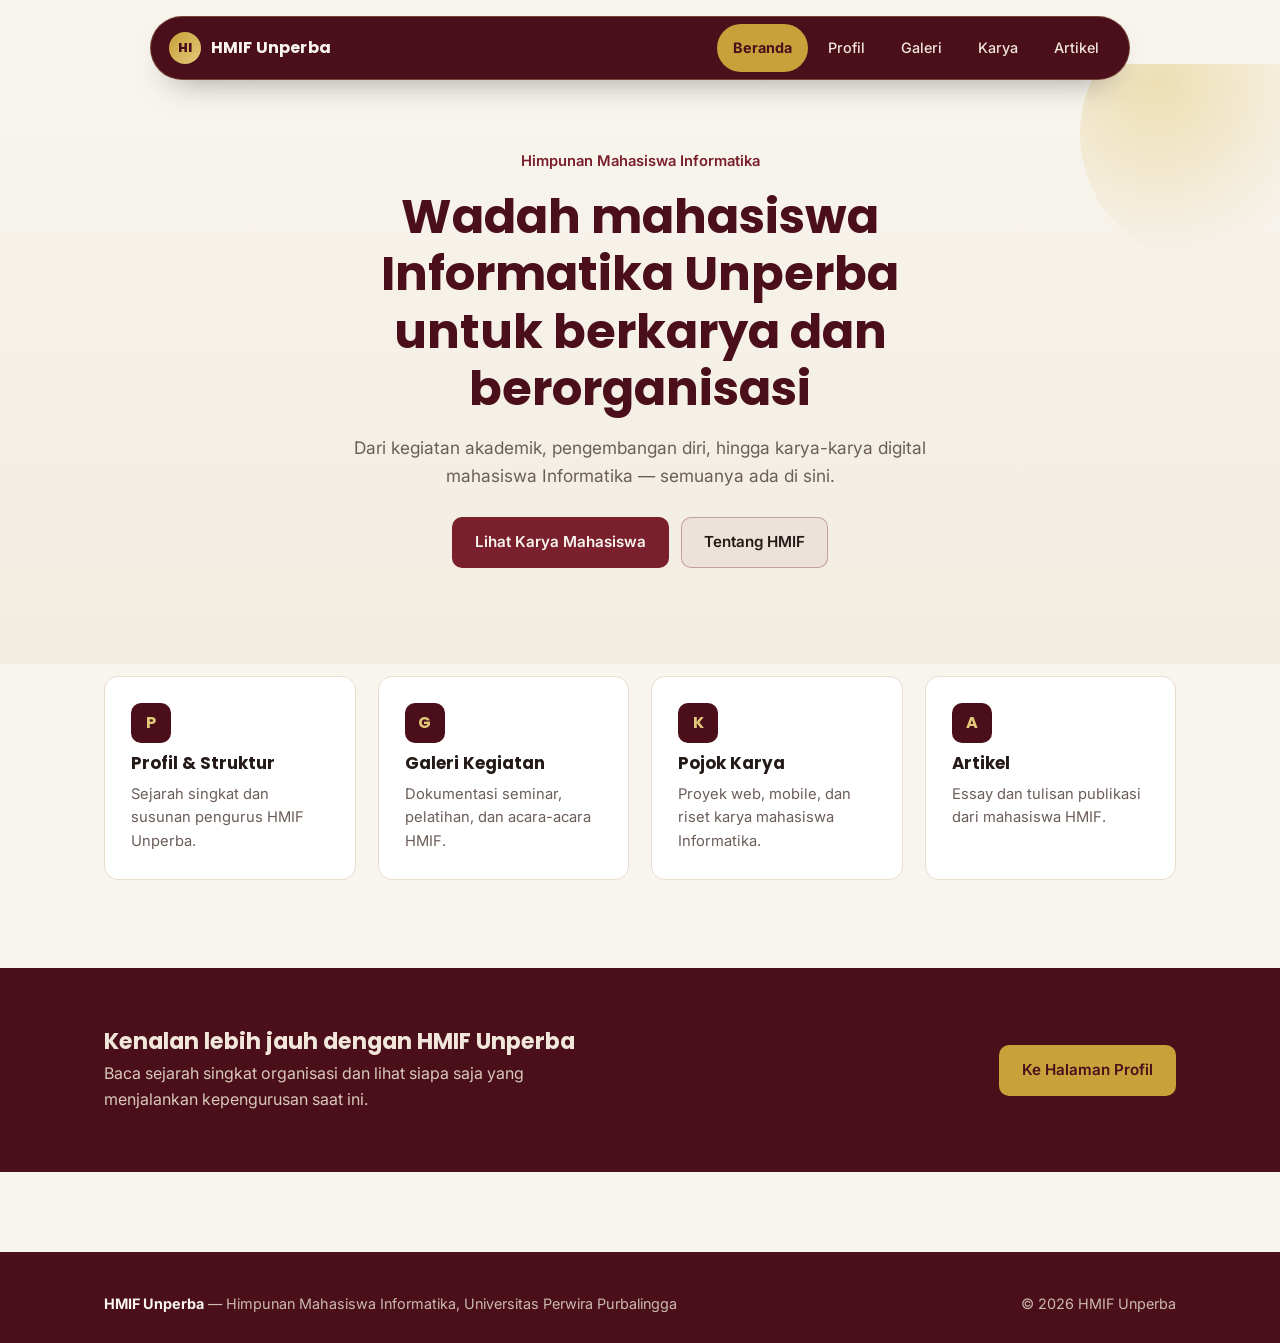
<file: public/index.html>
<!doctype html>
<html lang="id">
  <head>
    <meta charset="UTF-8" />
    <meta name="viewport" content="width=device-width, initial-scale=1.0" />
    <title>HMIF Unperba — Himpunan Mahasiswa Informatika</title>
    <meta
      name="description"
      content="Website resmi Himpunan Mahasiswa Informatika Universitas Perwira Purbalingga (HMIF Unperba)."
    />
    <link rel="preconnect" href="https://fonts.googleapis.com" />
    <link rel="preconnect" href="https://fonts.gstatic.com" crossorigin />
    <link
      rel="stylesheet"
      href="https://fonts.googleapis.com/css2?family=Poppins:wght@600;700;800&family=Inter:wght@400;500;600&display=swap"
    />
    <link rel="stylesheet" href="assets/css/global.css" />
    <link rel="stylesheet" href="assets/css/beranda.css" />
  </head>
  <body>
    <header class="site-header">
      <div class="container">
        <a href="index.html" class="brand">
          <span class="brand-mark">HI</span>
          HMIF Unperba
        </a>
        <button
          class="nav-toggle"
          aria-label="Buka menu navigasi"
          aria-expanded="false"
        >
          &#9776;
        </button>
        <ul class="nav-links" id="navLinks">
          <li><a href="index.html" aria-current="page">Beranda</a></li>
          <li><a href="profil.html">Profil</a></li>
          <li><a href="galeri.html">Galeri</a></li>
          <li><a href="karya.html">Karya</a></li>
          <li><a href="artikel.html">Artikel</a></li>
        </ul>
      </div>
    </header>

    <main>
      <section class="hero-main">
        <div class="hero-main__decor" aria-hidden="true"></div>
        <div class="container reveal">
          <span class="hero-main__kicker">Himpunan Mahasiswa Informatika</span>
          <h1>
            Wadah mahasiswa Informatika Unperba untuk berkarya dan berorganisasi
          </h1>
          <p>
            Dari kegiatan akademik, pengembangan diri, hingga karya-karya
            digital mahasiswa Informatika — semuanya ada di sini.
          </p>
          <div class="hero-main__actions">
            <a href="karya.html" class="btn btn-primary"
              >Lihat Karya Mahasiswa</a
            >
            <a href="profil.html" class="btn btn-ghost">Tentang HMIF</a>
          </div>
        </div>
      </section>

      <section class="quick-links">
        <div class="container quick-links__grid">
          <a class="quick-link-card reveal" href="profil.html">
            <span class="quick-link-card__mark">P</span>
            <h3>Profil & Struktur</h3>
            <p>Sejarah singkat dan susunan pengurus HMIF Unperba.</p>
          </a>
          <a class="quick-link-card reveal" href="galeri.html">
            <span class="quick-link-card__mark">G</span>
            <h3>Galeri Kegiatan</h3>
            <p>Dokumentasi seminar, pelatihan, dan acara-acara HMIF.</p>
          </a>
          <a class="quick-link-card reveal" href="karya.html">
            <span class="quick-link-card__mark">K</span>
            <h3>Pojok Karya</h3>
            <p>Proyek web, mobile, dan riset karya mahasiswa Informatika.</p>
          </a>
          <a class="quick-link-card reveal" href="artikel.html">
            <span class="quick-link-card__mark">A</span>
            <h3>Artikel</h3>
            <p>Essay dan tulisan publikasi dari mahasiswa HMIF.</p>
          </a>
        </div>
      </section>

      <section class="profile-teaser">
        <div class="container reveal">
          <div>
            <h2>Kenalan lebih jauh dengan HMIF Unperba</h2>
            <p>
              Baca sejarah singkat organisasi dan lihat siapa saja yang
              menjalankan kepengurusan saat ini.
            </p>
          </div>
          <a href="profil.html" class="btn btn-accent">Ke Halaman Profil</a>
        </div>
      </section>
    </main>

    <footer class="site-footer">
      <div class="container">
        <span
          ><strong>HMIF Unperba</strong> — Himpunan Mahasiswa Informatika,
          Universitas Perwira Purbalingga</span
        >
        <span>&copy; <span id="year"></span> HMIF Unperba</span>
      </div>
    </footer>

    <nav class="bottom-nav" aria-label="Navigasi utama">
      <a href="index.html" aria-current="page">
        <span class="bottom-nav__icon"
          ><svg
            viewBox="0 0 24 24"
            fill="none"
            stroke="currentColor"
            stroke-width="2"
            stroke-linecap="round"
            stroke-linejoin="round"
          >
            <path d="M3 12l9-9 9 9M5 10v10h14V10" /></svg
        ></span>
        <span>Beranda</span>
      </a>
      <a href="profil.html">
        <span class="bottom-nav__icon"
          ><svg
            viewBox="0 0 24 24"
            fill="none"
            stroke="currentColor"
            stroke-width="2"
            stroke-linecap="round"
            stroke-linejoin="round"
          >
            <circle cx="12" cy="8" r="4" />
            <path d="M4 20c0-4 4-6 8-6s8 2 8 6" /></svg
        ></span>
        <span>Profil</span>
      </a>
      <a href="galeri.html">
        <span class="bottom-nav__icon"
          ><svg
            viewBox="0 0 24 24"
            fill="none"
            stroke="currentColor"
            stroke-width="2"
            stroke-linecap="round"
            stroke-linejoin="round"
          >
            <rect x="3" y="3" width="18" height="18" rx="2" />
            <circle cx="8.5" cy="8.5" r="1.5" />
            <path d="M21 15l-5-5-4 4-3-3-6 6" /></svg
        ></span>
        <span>Galeri</span>
      </a>
      <a href="karya.html">
        <span class="bottom-nav__icon"
          ><svg
            viewBox="0 0 24 24"
            fill="none"
            stroke="currentColor"
            stroke-width="2"
            stroke-linecap="round"
            stroke-linejoin="round"
          >
            <polyline points="8 6 3 12 8 18" />
            <polyline points="16 6 21 12 16 18" /></svg
        ></span>
        <span>Karya</span>
      </a>
      <a href="artikel.html">
        <span class="bottom-nav__icon"
          ><svg
            viewBox="0 0 24 24"
            fill="none"
            stroke="currentColor"
            stroke-width="2"
            stroke-linecap="round"
            stroke-linejoin="round"
          >
            <path d="M6 2h10l5 5v15H6z" />
            <path d="M16 2v6h5" />
            <path d="M9 13h7M9 17h7" /></svg
        ></span>
        <span>Artikel</span>
      </a>
    </nav>
    <script src="assets/js/main.js" defer></script>
  </body>
</html>
</file>
<file: public/assets/css/global.css>
/* =====================================================================
   GLOBAL.CSS — Tema & komponen dasar Website Publik HMIF Unperba
   Vanilla CSS3 murni (Flexbox + Grid), tanpa framework.
   ===================================================================== */

/* Font Google (Poppins, Inter) dimuat lewat <link> di <head> tiap
   halaman HTML, bukan @import di sini — @import itu render-blocking
   dan nambah satu round-trip jaringan sebelum browser tahu perlu
   ambil fontnya, jadi kerasa lebih lambat. */

:root {
  /* --- Palet warna brand HMIF Unperba --- */
  --maroon-900: #4a0f1a; /* header, nav bg */
  --maroon-700: #7a1f2c; /* tombol utama / CTA */
  --maroon-600: #8f2635; /* hover tombol maroon */
  --gold-500: #c8a13a; /* aksen utama: hover, tab aktif, ikon */
  --gold-300: #e2c878; /* aksen terang */
  --offwhite: #f8f5ef; /* background utama */
  --paper: #ffffff; /* kartu / permukaan */
  --ink: #241b18; /* teks utama, hitam kemerahan hangat */
  --ink-soft: #6b5d58; /* teks sekunder */
  --line: #e7ddd0; /* border tipis */

  --font-display: "Poppins", sans-serif;
  --font-body: "Inter", sans-serif;

  --radius: 14px;
  --shadow-card: 0 10px 24px -14px rgba(74, 15, 26, 0.35);
  --transition-base: 280ms cubic-bezier(0.4, 0, 0.2, 1);
}

* {
  box-sizing: border-box;
}

html {
  scroll-behavior: smooth;
}

body {
  margin: 0;
  font-family: var(--font-body);
  color: var(--ink);
  background: var(--offwhite);
  line-height: 1.6;
}

h1,
h2,
h3,
h4 {
  font-family: var(--font-display);
  line-height: 1.2;
  margin: 0 0 0.5em;
}

p {
  margin: 0 0 1em;
}

a {
  color: inherit;
  text-decoration: none;
}

img {
  max-width: 100%;
  display: block;
}

.container {
  width: 100%;
  max-width: 1120px;
  margin: 0 auto;
  padding: 0 24px;
}

/* --- Fokus keyboard tetap terlihat (aksesibilitas) --- */
a:focus-visible,
button:focus-visible,
input:focus-visible,
textarea:focus-visible {
  outline: 3px solid var(--gold-500);
  outline-offset: 2px;
}

@media (prefers-reduced-motion: reduce) {
  * {
    animation-duration: 0.001ms !important;
    transition-duration: 0.001ms !important;
  }
}

/* =====================================================================
   HEADER / NAVBAR
   Dua wujud: kapsul tunggal di paling atas halaman, lalu "pecah" jadi
   2 kapsul kecil (logo di kiri, menu di kanan) begitu discroll —
   mengosongkan bagian tengah. Supaya konten yang lewat di celah kosong
   itu tidak pernah kelihatan "kepotong" kasar, ada lapisan gradasi
   lembut (bukan kotak solid) di baliknya yang menyamarkan apa pun yang
   lewat di sana.
   ===================================================================== */
.site-header {
  position: sticky;
  top: 16px;
  z-index: 50;
  display: flex;
  justify-content: center;
  pointer-events: none; /* area kosong di sekitar kapsul tidak menutup klik konten */
}

/* Gradasi lembut di balik nav — cuma aktif begitu discroll, menyamarkan
   apa pun yang lewat di celah kosong tanpa perlu kotak solid penuh. */
.site-header::before {
  content: "";
  position: fixed;
  top: 0;
  left: 0;
  right: 0;
  height: 140px;
  background: linear-gradient(
    to bottom,
    rgba(18, 8, 7, 0.5),
    rgba(18, 8, 7, 0)
  );
  opacity: 0;
  transition: opacity 320ms ease;
  pointer-events: none;
  z-index: -1;
}

.site-header.is-scrolled::before {
  opacity: 1;
}

.site-header .container {
  pointer-events: auto;
  display: flex;
  align-items: center;
  justify-content: space-between;
  gap: 20px;
  width: calc(100% - 32px);
  max-width: 980px;
  padding: 0 14px 0 18px;
  height: 64px;
  background: var(--maroon-900);
  border: 1px solid rgba(226, 200, 120, 0.3);
  border-radius: 999px;
  box-shadow: 0 16px 34px -20px rgba(0, 0, 0, 0.5);
  transition:
    background-color 320ms ease,
    border-color 320ms ease,
    box-shadow 320ms ease,
    height 320ms ease;
}

/* Begitu discroll: kapsul tunggal "pecah" jadi 2 kapsul kecil terpisah,
   dan batas lebar 980px dilepas supaya logo & menu nyebar sampai ke
   pinggir layar (bukan berhenti di tengah). */
.site-header.is-scrolled .container {
  max-width: none;
  height: 56px;
  background: transparent;
  border-color: transparent;
  box-shadow: none;
  padding: 0;
}

.brand,
.nav-links,
.nav-toggle {
  transition:
    background-color 320ms ease,
    border-color 320ms ease,
    box-shadow 320ms ease,
    padding 320ms ease;
}

.site-header.is-scrolled .brand,
.site-header.is-scrolled .nav-links,
.site-header.is-scrolled .nav-toggle {
  background: var(--maroon-900);
  border: 1px solid rgba(226, 200, 120, 0.3);
  border-radius: 999px;
  box-shadow: 0 10px 26px -18px rgba(0, 0, 0, 0.45);
}

.site-header.is-scrolled .brand {
  padding: 10px 18px;
}
.site-header.is-scrolled .nav-links {
  padding: 6px;
}
.site-header.is-scrolled .nav-toggle {
  padding: 8px 10px;
}

.brand {
  display: flex;
  align-items: center;
  gap: 10px;
  color: var(--offwhite);
  font-family: var(--font-display);
  font-weight: 700;
  font-size: 1rem;
  letter-spacing: 0.01em;
}

.brand-mark {
  width: 32px;
  height: 32px;
  border-radius: 50%;
  background: linear-gradient(135deg, var(--gold-500), var(--gold-300));
  display: grid;
  place-items: center;
  color: var(--maroon-900);
  font-weight: 800;
  font-size: 0.8rem;
}

.nav-links {
  display: flex;
  align-items: center;
  gap: 4px;
  list-style: none;
  margin: 0;
  padding: 0;
}

.nav-links a {
  display: inline-block;
  padding: 9px 16px;
  color: #f1e6da;
  font-size: 0.9rem;
  font-weight: 500;
  border-radius: 999px;
  transition:
    background-color 220ms ease,
    color 220ms ease,
    transform 220ms ease;
}

.nav-links a:hover {
  background: rgba(226, 200, 120, 0.18);
  transform: translateY(-1px);
}

.nav-links a[aria-current="page"] {
  background: var(--gold-500);
  color: var(--maroon-900);
  font-weight: 700;
}

.nav-toggle {
  display: none;
  background: none;
  border: none;
  color: var(--offwhite);
  font-size: 1.4rem;
  cursor: pointer;
  padding: 6px;
}

@media (max-width: 760px) {
  /* Menu hamburger & dropdown diganti nav bawah (.bottom-nav) — di
     mobile header cuma nampilin logo. */
  .nav-toggle,
  .nav-links {
    display: none !important;
  }

  /* Header jadi kapsul kecil mengambang berisi logo saja, SELALU
     begini apa pun status scroll-nya (tidak lagi ikut aturan
     is-scrolled/split yang cuma relevan buat layar lebar) — ini yang
     menghilangkan seluruh kelas bug sebelumnya. */
  .site-header .container,
  .site-header.is-scrolled .container {
    width: auto;
    max-width: none;
    height: auto;
    padding: 10px 20px;
    background: var(--maroon-900);
    border: 1px solid rgba(226, 200, 120, 0.3);
    border-radius: 999px;
    box-shadow: 0 12px 26px -16px rgba(0, 0, 0, 0.45);
  }

  .brand,
  .site-header.is-scrolled .brand {
    background: transparent;
    border: none;
    box-shadow: none;
    padding: 0;
  }

  .site-header::before {
    display: none;
  }

  /* Ruang di bawah biar konten terakhir (footer) tidak ketutup nav bawah */
  body {
    padding-bottom: 78px;
  }
}

/* =====================================================================
   BOTTOM NAV — navigasi utama di mobile, menggantikan hamburger.
   Selalu nempel di bawah layar, tidak bergantung status scroll sama
   sekali, jadi tidak mungkin "hilang" atau nabrak konten.
   ===================================================================== */
.bottom-nav {
  display: none;
}

@media (max-width: 760px) {
  .bottom-nav {
    display: flex;
    position: fixed;
    left: 0;
    right: 0;
    bottom: 0;
    z-index: 60;
    background: var(--maroon-900);
    border-top: 1px solid rgba(226, 200, 120, 0.22);
    box-shadow: 0 -10px 24px -16px rgba(0, 0, 0, 0.4);
    padding: 6px 4px calc(6px + env(safe-area-inset-bottom));
  }

  .bottom-nav a {
    flex: 1;
    display: flex;
    flex-direction: column;
    align-items: center;
    gap: 3px;
    padding: 6px 2px;
    color: #d9c8ba;
    font-size: 0.66rem;
    font-weight: 600;
    border-radius: 12px;
    transition:
      background-color 220ms ease,
      color 220ms ease;
  }

  .bottom-nav a:active {
    background: rgba(226, 200, 120, 0.14);
  }

  .bottom-nav__icon {
    width: 22px;
    height: 22px;
  }

  .bottom-nav__icon svg {
    width: 100%;
    height: 100%;
  }

  .bottom-nav a[aria-current="page"] {
    color: var(--gold-300);
  }
}
.nav-links a {
  padding: 12px 16px;
}

/* =====================================================================
   TOMBOL
   ===================================================================== */
.btn {
  display: inline-flex;
  align-items: center;
  gap: 8px;
  padding: 12px 22px;
  border-radius: 10px;
  border: 1px solid transparent;
  font-family: var(--font-body);
  font-weight: 600;
  font-size: 0.95rem;
  cursor: pointer;
  transition:
    transform var(--transition-base),
    background var(--transition-base),
    border-color var(--transition-base);
}

.btn:hover {
  transform: translateY(-1px);
}

.btn-primary {
  background: var(--maroon-700);
  color: var(--offwhite);
}
.btn-primary:hover {
  background: var(--maroon-600);
}

.btn-ghost {
  background: rgba(122, 31, 44, 0.05);
  border-color: rgba(122, 31, 44, 0.35);
  color: var(--ink);
}
.btn-ghost:hover {
  background: rgba(122, 31, 44, 0.1);
  border-color: var(--gold-500);
  color: var(--maroon-700);
}

.btn-accent {
  background: var(--gold-500);
  color: var(--maroon-900);
}
.btn-accent:hover {
  background: var(--gold-300);
}

/* =====================================================================
   PAGE HERO — dipakai bareng di beberapa halaman (galeri, artikel, dst)
   ===================================================================== */
.page-hero {
  padding: 64px 0 40px;
  border-bottom: 1px solid var(--line);
  text-align: center;
}

.page-hero__kicker {
  display: inline-block;
  color: var(--maroon-700);
  font-weight: 600;
  font-size: 0.95rem;
  margin-bottom: 10px;
}

.page-hero h1 {
  font-size: clamp(2rem, 4vw, 2.75rem);
  color: var(--maroon-900);
  max-width: 20ch;
  margin-left: auto;
  margin-right: auto;
}

.page-hero p {
  max-width: 62ch;
  color: var(--ink-soft);
  font-size: 1.05rem;
  margin-left: auto;
  margin-right: auto;
}

/* =====================================================================
   FILTER TABS — dipakai di karya.html, galeri-detail.html & artikel.html
   ===================================================================== */
.filter-tabs {
  display: flex;
  flex-wrap: wrap;
  justify-content: center;
  gap: 10px;
  margin: 28px 0 28px;
}

.filter-tab {
  background: rgba(200, 161, 58, 0.14);
  border: 2px solid transparent;
  border-radius: 999px;
  padding: 9px 20px;
  font-family: var(--font-body);
  font-weight: 600;
  font-size: 0.9rem;
  color: var(--maroon-700);
  cursor: pointer;
  transition:
    background-color var(--transition-base),
    border-color var(--transition-base),
    transform var(--transition-base);
}

.filter-tab:hover {
  background: rgba(200, 161, 58, 0.26);
  transform: translateY(-1px);
}

.filter-tab.is-active {
  background: var(--gold-500);
  border-color: var(--maroon-900);
  color: var(--maroon-900);
}

/* =====================================================================
   SKELETON LOADING — dipakai saat data masih dimuat (karya, galeri, artikel)
   ===================================================================== */
.skeleton {
  background: linear-gradient(
    90deg,
    var(--line) 25%,
    #f2ece0 50%,
    var(--line) 75%
  );
  background-size: 200% 100%;
  animation: skeleton-shimmer 1.4s ease-in-out infinite;
  border-radius: 8px;
}

@keyframes skeleton-shimmer {
  0% {
    background-position: -200% 0;
  }
  100% {
    background-position: 200% 0;
  }
}

.skeleton-card {
  background: var(--paper);
  border: 1px solid var(--line);
  border-radius: var(--radius);
  overflow: hidden;
}

.skeleton-card__thumb {
  aspect-ratio: 16 / 9;
}

.skeleton-card__body {
  padding: 18px;
  display: flex;
  flex-direction: column;
  gap: 10px;
}

.skeleton-line {
  height: 12px;
}
.skeleton-line--wide {
  width: 90%;
}
.skeleton-line--mid {
  width: 60%;
}
.skeleton-line--short {
  width: 40%;
}

/* =====================================================================
   MUAT LEBIH BANYAK (pagination)
   ===================================================================== */
.load-more-wrap {
  text-align: center;
  padding: 16px 0 40px;
}

/* =====================================================================
   REVEAL ON SCROLL — elemen muncul halus saat discroll ke arahnya
   (di-toggle oleh IntersectionObserver di main.js)
   ===================================================================== */
.reveal {
  opacity: 0;
  transform: translateY(14px);
  transition:
    opacity 700ms cubic-bezier(0.16, 1, 0.3, 1),
    transform 700ms cubic-bezier(0.16, 1, 0.3, 1);
}

.reveal.is-visible {
  opacity: 1;
  transform: translateY(0);
}

/* Efek berjenjang untuk grid kartu statis (mis. quick-links di Beranda) */
.reveal:nth-child(2) {
  transition-delay: 80ms;
}
.reveal:nth-child(3) {
  transition-delay: 160ms;
}
.reveal:nth-child(4) {
  transition-delay: 240ms;
}

/* =====================================================================
   FOOTER
   ===================================================================== */
.site-footer {
  background: var(--maroon-900);
  color: #cbb9ae;
  margin-top: 80px;
}

.site-footer .container {
  padding-top: 40px;
  padding-bottom: 28px;
  display: flex;
  flex-wrap: wrap;
  gap: 16px;
  align-items: center;
  justify-content: space-between;
  font-size: 0.9rem;
}

.site-footer strong {
  color: var(--offwhite);
}
</file>
<file: public/assets/css/beranda.css>
/* =====================================================================
   BERANDA.CSS — Halaman Beranda (index.html)
   ===================================================================== */

.hero-main {
  position: relative;
  overflow: hidden;
  padding: 84px 0 96px;
  background: linear-gradient(180deg, var(--offwhite) 0%, #f2ece0 100%);
}

.hero-main__decor {
  position: absolute;
  top: -60px;
  right: -60px;
  width: 260px;
  height: 260px;
  border-radius: 50%;
  background: radial-gradient(circle at 30% 30%, var(--gold-300), transparent 70%);
  opacity: 0.5;
}

.hero-main .container {
  position: relative;
  max-width: 720px;
  text-align: center;
}

.hero-main__kicker {
  display: inline-flex;
  align-items: center;
  gap: 8px;
  color: var(--maroon-700);
  font-weight: 600;
  font-size: 0.92rem;
  margin-bottom: 14px;
}

.hero-main h1 {
  font-size: clamp(2.1rem, 4.5vw, 3rem);
  color: var(--maroon-900);
  max-width: 17ch;
  margin-left: auto;
  margin-right: auto;
  margin-bottom: 16px;
}

.hero-main p {
  font-size: 1.08rem;
  color: var(--ink-soft);
  max-width: 56ch;
  margin-left: auto;
  margin-right: auto;
  margin-bottom: 28px;
}

.hero-main__actions {
  display: flex;
  gap: 12px;
  flex-wrap: wrap;
  justify-content: center;
}

/* --- Quick Links --- */
.quick-links {
  padding: 12px 0 88px;
}

.quick-links__grid {
  display: grid;
  grid-template-columns: repeat(auto-fit, minmax(230px, 1fr));
  gap: 22px;
}

.quick-link-card {
  background: var(--paper);
  border: 1px solid var(--line);
  border-radius: var(--radius);
  padding: 26px;
  display: flex;
  flex-direction: column;
  gap: 10px;
  transition: transform var(--transition-base), border-color var(--transition-base), box-shadow var(--transition-base);
}

.quick-link-card:hover {
  transform: translateY(-4px);
  border-color: var(--gold-500);
  box-shadow: var(--shadow-card);
}

.quick-link-card__mark {
  width: 40px;
  height: 40px;
  border-radius: 10px;
  display: grid;
  place-items: center;
  background: var(--maroon-900);
  color: var(--gold-300);
  font-family: var(--font-display);
  font-weight: 700;
}

.quick-link-card h3 {
  font-size: 1.05rem;
  color: var(--ink);
  margin: 0;
}

.quick-link-card p {
  font-size: 0.92rem;
  color: var(--ink-soft);
  margin: 0;
}

/* --- Teaser Profil --- */
.profile-teaser {
  background: var(--maroon-900);
  color: #f1e6da;
  padding: 60px 0;
}

.profile-teaser .container {
  display: flex;
  flex-wrap: wrap;
  align-items: center;
  justify-content: space-between;
  gap: 20px;
}

.profile-teaser h2 {
  font-size: 1.4rem;
  margin-bottom: 6px;
}

.profile-teaser p {
  color: #d9c8ba;
  margin: 0;
  max-width: 48ch;
}
</file>
